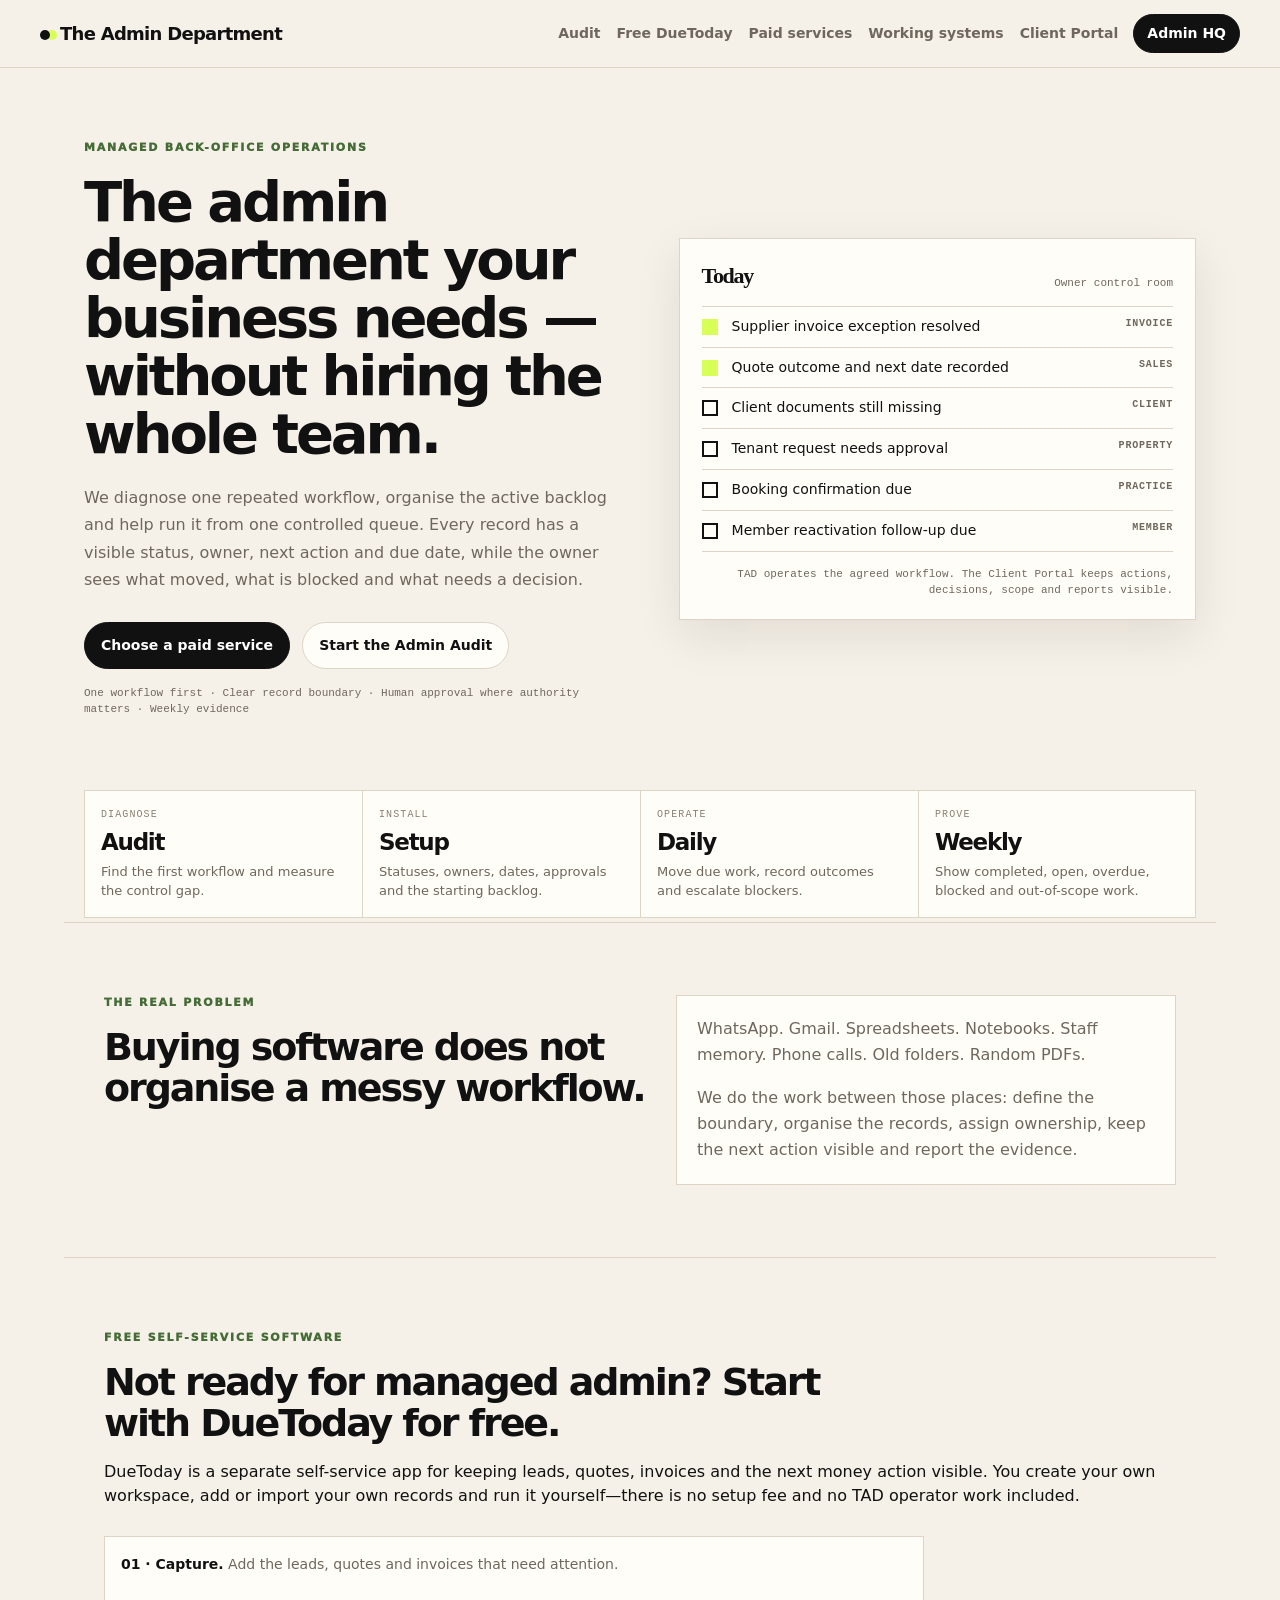
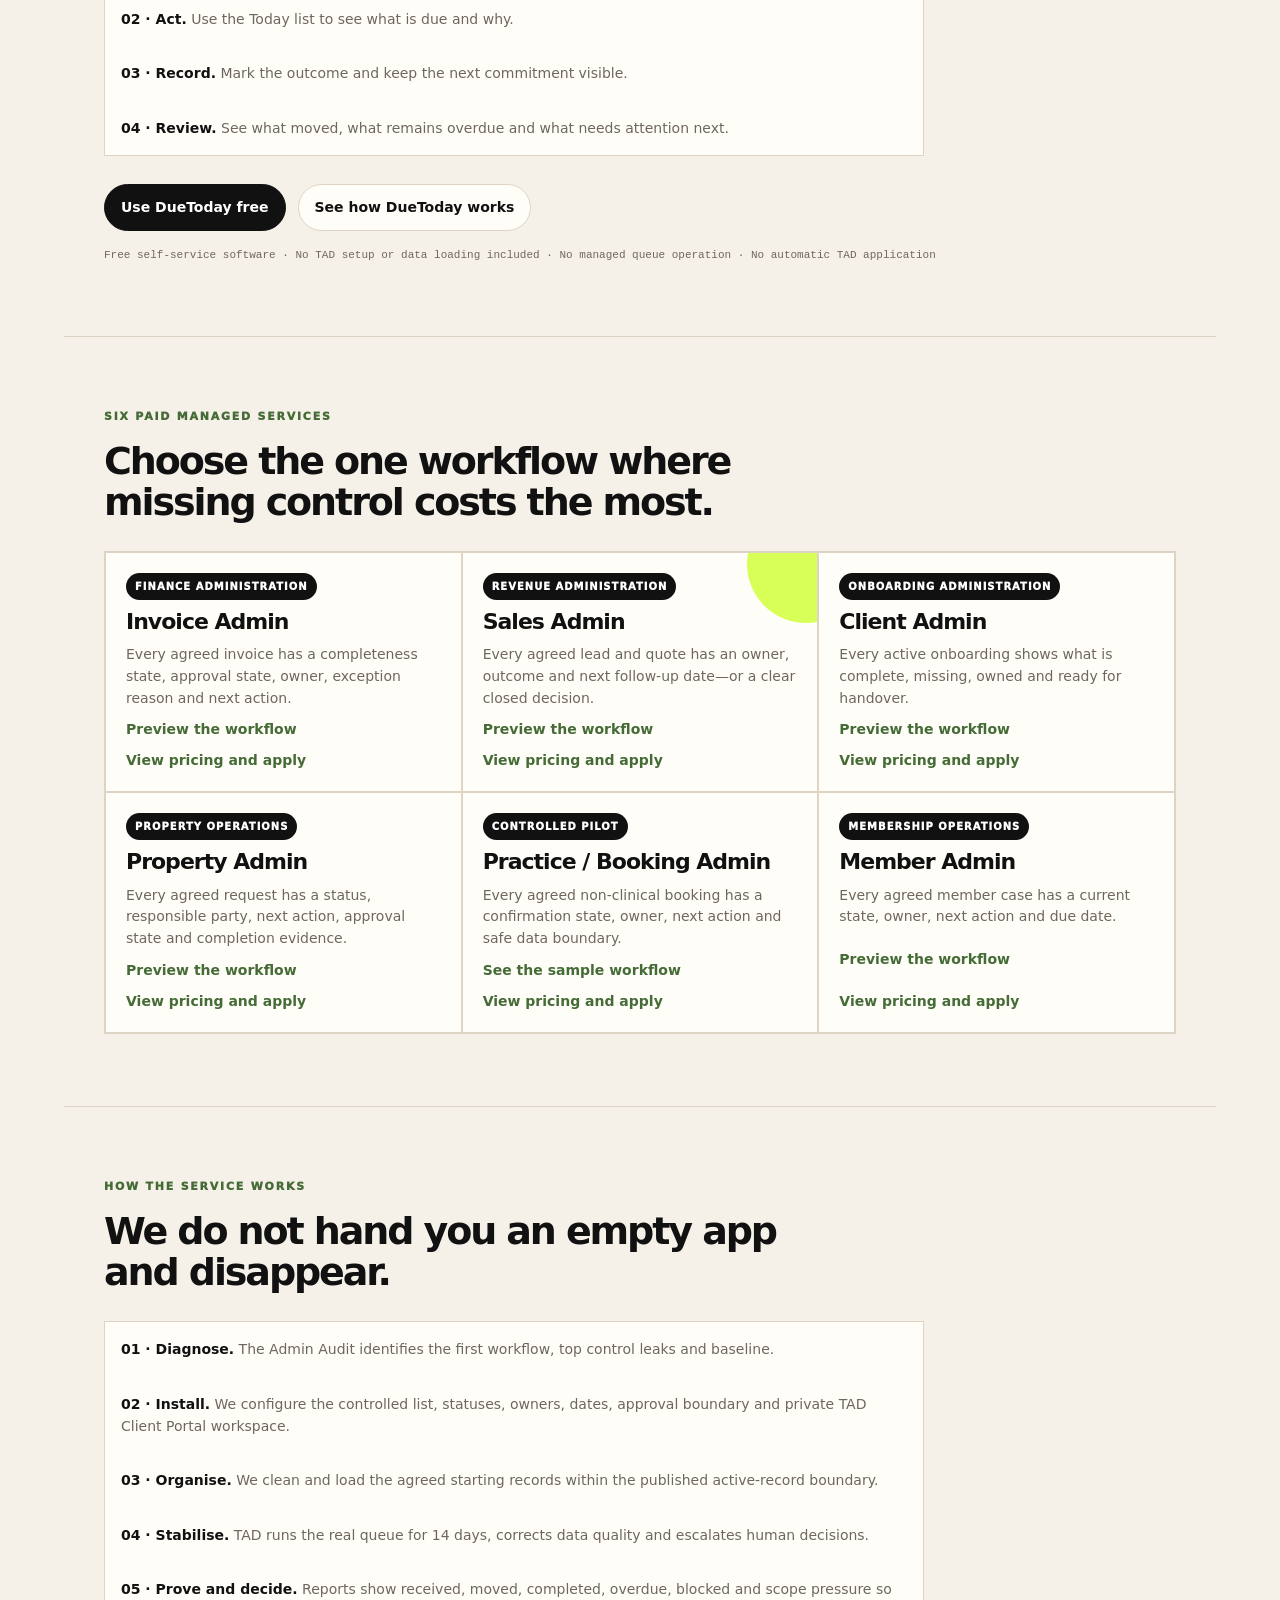
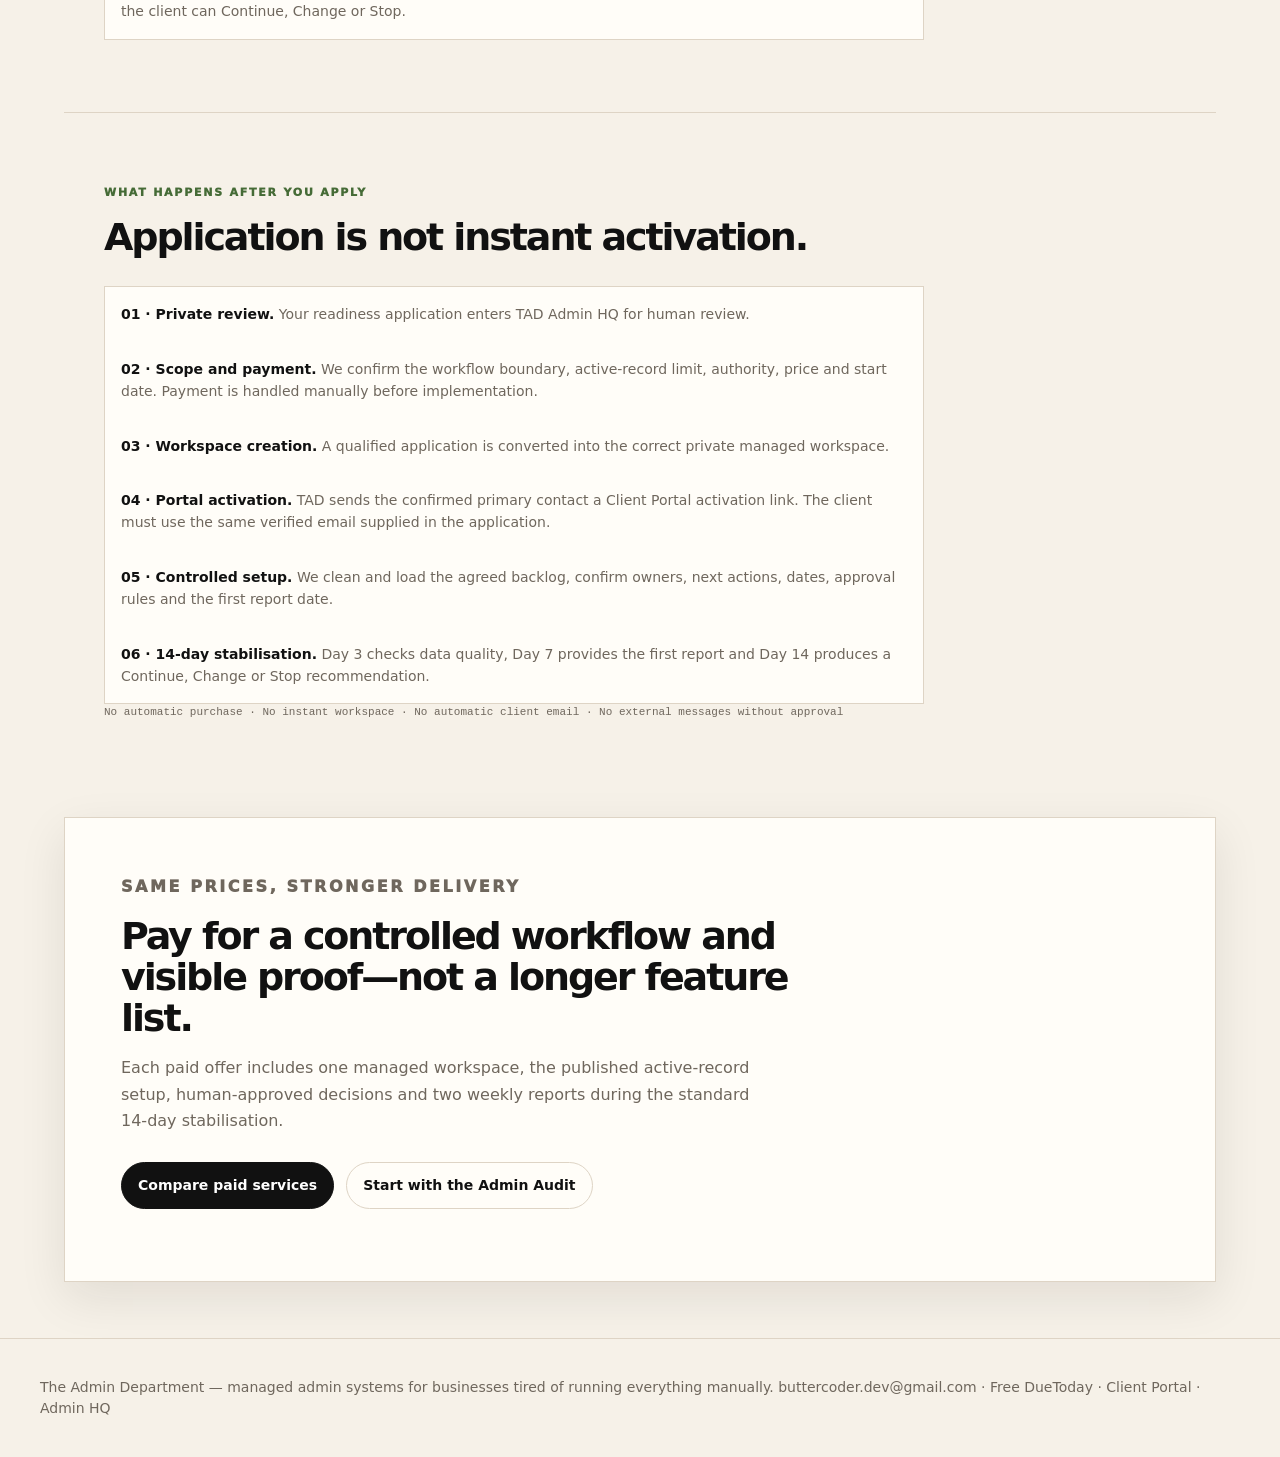
<file: index.html>
<!doctype html>
<html lang="en">
<head>
  <meta charset="utf-8" />
  <meta name="viewport" content="width=device-width, initial-scale=1, viewport-fit=cover" />
  <title>The Admin Department</title>
  <meta name="description" content="A managed admin service that installs and operates six controlled business workflows with clear owners, next actions, approvals and weekly proof." />
  <link rel="stylesheet" href="styles.css" />
</head>
<body>
  <header class="site-header"><a class="logo" href="index.html">The Admin Department</a><nav><a href="admin-audit.html">Audit</a><a href="#free-software">Free DueToday</a><a href="#departments">Paid services</a><a href="admin-systems.html">Working systems</a><a href="portal/">Client Portal</a><a class="nav-cta" href="ops/">Admin HQ</a></nav></header>
  <main>
    <section class="hero"><div class="hero-copy-wrap"><p class="eyebrow">Managed back-office operations</p><h1>The admin department your business needs — without hiring the whole team.</h1><p class="hero-copy">We diagnose one repeated workflow, organise the active backlog and help run it from one controlled queue. Every record has a visible status, owner, next action and due date, while the owner sees what moved, what is blocked and what needs a decision.</p><div class="hero-actions"><a class="button primary" href="#departments">Choose a paid service</a><a class="button secondary" href="admin-audit.html">Start the Admin Audit</a></div><p class="trust">One workflow first · Clear record boundary · Human approval where authority matters · Weekly evidence</p></div><aside class="today-card" aria-label="Managed operations preview"><div class="card-head"><span class="stamp">Today</span><span class="date">Owner control room</span></div><ul class="ruled"><li><span class="check done"></span><span>Supplier invoice exception resolved</span><strong>Invoice</strong></li><li><span class="check done"></span><span>Quote outcome and next date recorded</span><strong>Sales</strong></li><li><span class="check"></span><span>Client documents still missing</span><strong>Client</strong></li><li><span class="check"></span><span>Tenant request needs approval</span><strong>Property</strong></li><li><span class="check"></span><span>Booking confirmation due</span><strong>Practice</strong></li><li><span class="check"></span><span>Member reactivation follow-up due</span><strong>Member</strong></li></ul><p class="card-note">TAD operates the agreed workflow. The Client Portal keeps actions, decisions, scope and reports visible.</p></aside></section>
    <section class="proof-strip" aria-label="Managed service outcomes"><article><span>Diagnose</span><strong>Audit</strong><p>Find the first workflow and measure the control gap.</p></article><article><span>Install</span><strong>Setup</strong><p>Statuses, owners, dates, approvals and the starting backlog.</p></article><article><span>Operate</span><strong>Daily</strong><p>Move due work, record outcomes and escalate blockers.</p></article><article><span>Prove</span><strong>Weekly</strong><p>Show completed, open, overdue, blocked and out-of-scope work.</p></article></section>
    <section class="problem"><div><p class="eyebrow">The real problem</p><h2>Buying software does not organise a messy workflow.</h2></div><div class="problem-card"><p>WhatsApp. Gmail. Spreadsheets. Notebooks. Staff memory. Phone calls. Old folders. Random PDFs.</p><p>We do the work between those places: define the boundary, organise the records, assign ownership, keep the next action visible and report the evidence.</p></div></section>
    <section id="free-software" class="how"><p class="eyebrow">Free self-service software</p><h2>Not ready for managed admin? Start with DueToday for free.</h2><p>DueToday is a separate self-service app for keeping leads, quotes, invoices and the next money action visible. You create your own workspace, add or import your own records and run it yourself—there is no setup fee and no TAD operator work included.</p><ol><li><strong>01 · Capture.</strong> Add the leads, quotes and invoices that need attention.</li><li><strong>02 · Act.</strong> Use the Today list to see what is due and why.</li><li><strong>03 · Record.</strong> Mark the outcome and keep the next commitment visible.</li><li><strong>04 · Review.</strong> See what moved, what remains overdue and what needs attention next.</li></ol><div class="hero-actions"><a class="button primary" href="https://due-today-six.vercel.app/signup">Use DueToday free</a><a class="button secondary" href="https://due-today-six.vercel.app">See how DueToday works</a></div><p class="trust">Free self-service software · No TAD setup or data loading included · No managed queue operation · No automatic TAD application</p></section>
    <section id="departments" class="departments"><p class="eyebrow">Six paid managed services</p><h2>Choose the one workflow where missing control costs the most.</h2><div class="grid"><article><span>Finance administration</span><h3>Invoice Admin</h3><p>Every agreed invoice has a completeness state, approval state, owner, exception reason and next action.</p><a href="app/invoice-admin/?demo=1">Preview the workflow</a><a href="invoice-admin-service.html">View pricing and apply</a></article><article class="featured"><span>Revenue administration</span><h3>Sales Admin</h3><p>Every agreed lead and quote has an owner, outcome and next follow-up date—or a clear closed decision.</p><a href="app/sales-admin/?demo=1">Preview the workflow</a><a href="sales-admin-service.html">View pricing and apply</a></article><article><span>Onboarding administration</span><h3>Client Admin</h3><p>Every active onboarding shows what is complete, missing, owned and ready for handover.</p><a href="app/client-admin/?demo=1">Preview the workflow</a><a href="client-admin-service.html">View pricing and apply</a></article><article><span>Property operations</span><h3>Property Admin</h3><p>Every agreed request has a status, responsible party, next action, approval state and completion evidence.</p><a href="app/property-admin/?demo=1">Preview the workflow</a><a href="property-admin-service.html">View pricing and apply</a></article><article><span>Controlled pilot</span><h3>Practice / Booking Admin</h3><p>Every agreed non-clinical booking has a confirmation state, owner, next action and safe data boundary.</p><a href="app/practice-admin/?demo=1">See the sample workflow</a><a href="practice-admin-service.html">View pricing and apply</a></article><article><span>Membership operations</span><h3>Member Admin</h3><p>Every agreed member case has a current state, owner, next action and due date.</p><a href="app/member-admin/?demo=1">Preview the workflow</a><a href="member-admin-service.html">View pricing and apply</a></article></div></section>
    <section id="how" class="how"><p class="eyebrow">How the service works</p><h2>We do not hand you an empty app and disappear.</h2><ol><li><strong>01 · Diagnose.</strong> The Admin Audit identifies the first workflow, top control leaks and baseline.</li><li><strong>02 · Install.</strong> We configure the controlled list, statuses, owners, dates, approval boundary and private TAD Client Portal workspace.</li><li><strong>03 · Organise.</strong> We clean and load the agreed starting records within the published active-record boundary.</li><li><strong>04 · Stabilise.</strong> TAD runs the real queue for 14 days, corrects data quality and escalates human decisions.</li><li><strong>05 · Prove and decide.</strong> Reports show received, moved, completed, overdue, blocked and scope pressure so the client can Continue, Change or Stop.</li></ol></section>
    <section class="how"><p class="eyebrow">What happens after you apply</p><h2>Application is not instant activation.</h2><ol><li><strong>01 · Private review.</strong> Your readiness application enters TAD Admin HQ for human review.</li><li><strong>02 · Scope and payment.</strong> We confirm the workflow boundary, active-record limit, authority, price and start date. Payment is handled manually before implementation.</li><li><strong>03 · Workspace creation.</strong> A qualified application is converted into the correct private managed workspace.</li><li><strong>04 · Portal activation.</strong> TAD sends the confirmed primary contact a Client Portal activation link. The client must use the same verified email supplied in the application.</li><li><strong>05 · Controlled setup.</strong> We clean and load the agreed backlog, confirm owners, next actions, dates, approval rules and the first report date.</li><li><strong>06 · 14-day stabilisation.</strong> Day 3 checks data quality, Day 7 provides the first report and Day 14 produces a Continue, Change or Stop recommendation.</li></ol><p class="trust">No automatic purchase · No instant workspace · No automatic client email · No external messages without approval</p></section>
    <section id="audit" class="cta"><p class="eyebrow">Same prices, stronger delivery</p><h2>Pay for a controlled workflow and visible proof—not a longer feature list.</h2><p>Each paid offer includes one managed workspace, the published active-record setup, human-approved decisions and two weekly reports during the standard 14-day stabilisation.</p><div class="hero-actions"><a class="button primary" href="#departments">Compare paid services</a><a class="button secondary" href="admin-audit.html">Start with the Admin Audit</a></div></section>
  </main>
  <footer><p>The Admin Department — managed admin systems for businesses tired of running everything manually. <a href="mailto:buttercoder.dev@gmail.com">buttercoder.dev@gmail.com</a> · <a href="https://due-today-six.vercel.app/signup">Free DueToday</a> · <a href="portal/">Client Portal</a> · <a href="ops/">Admin HQ</a></p></footer>
  <!-- Legacy regression marker only; not rendered: TAD runs the workflow. DueToday keeps the actions visible. -->
</body>
</html>
</file>
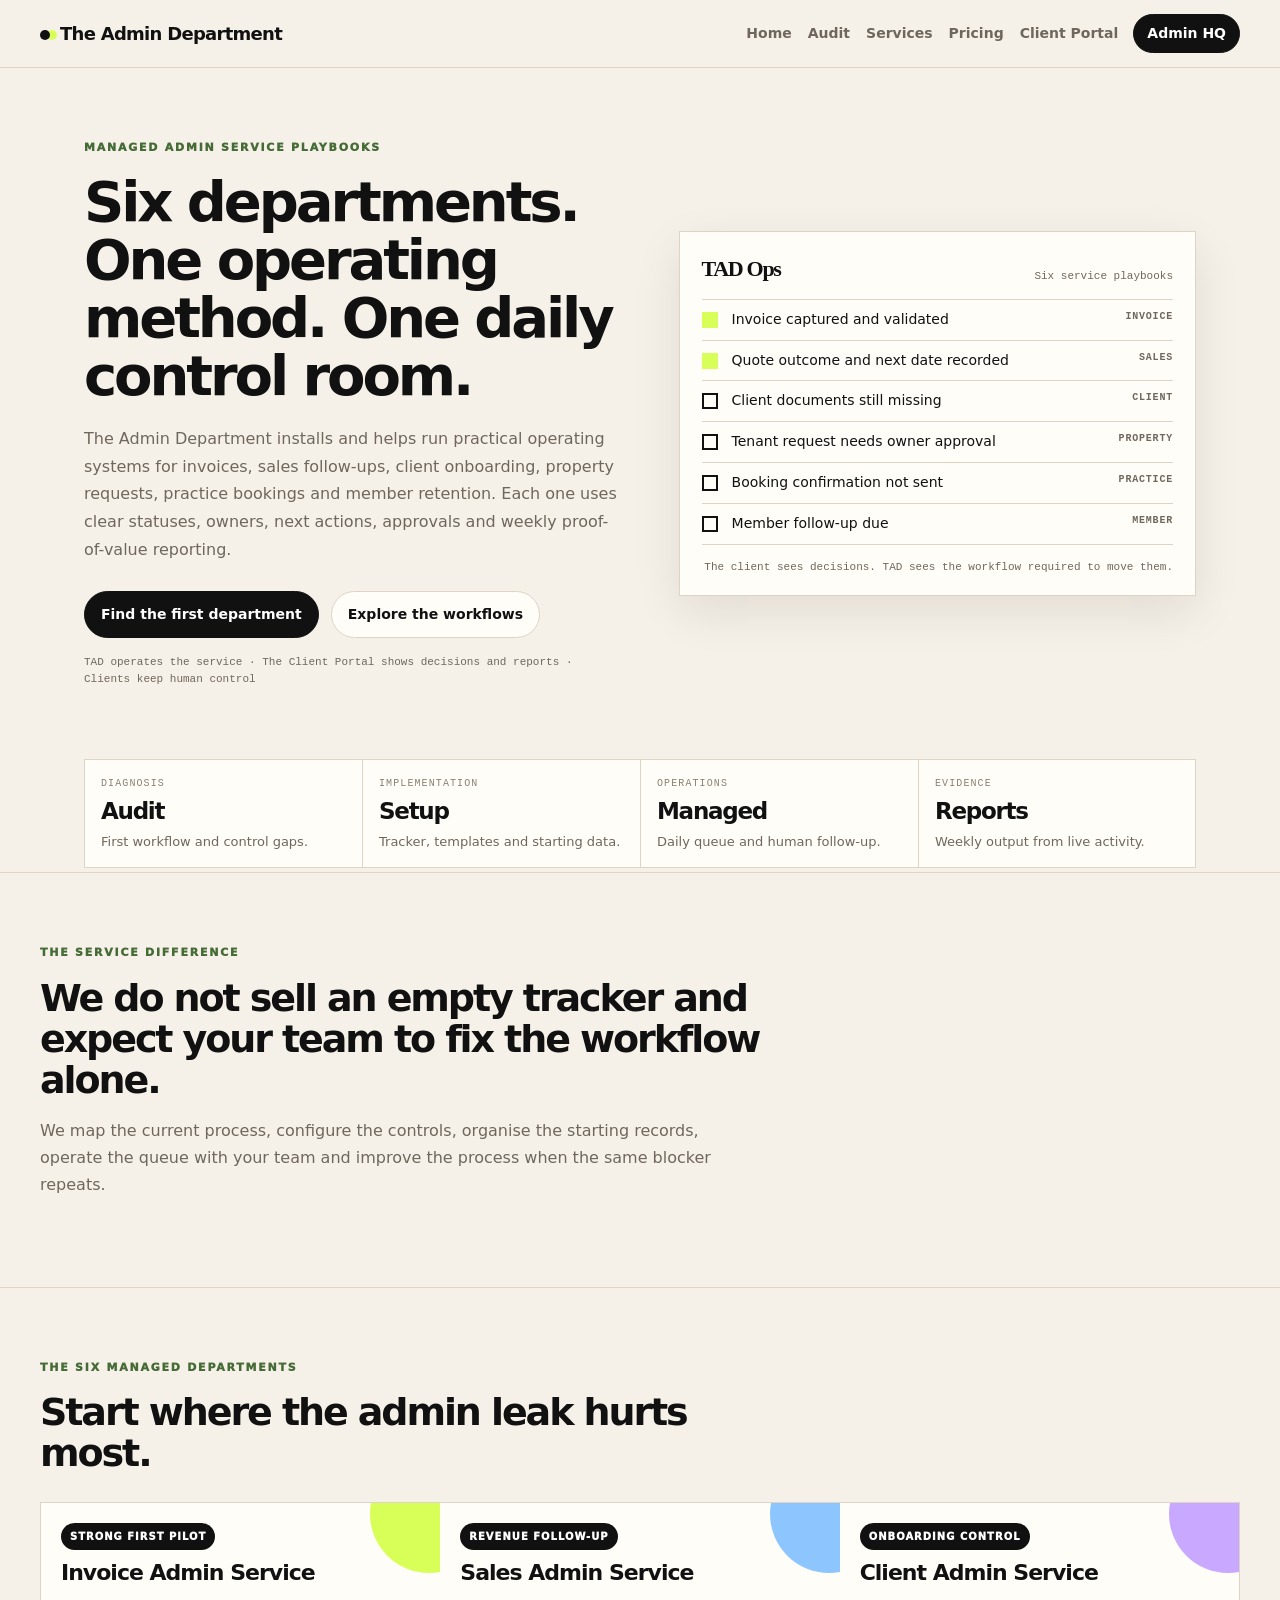
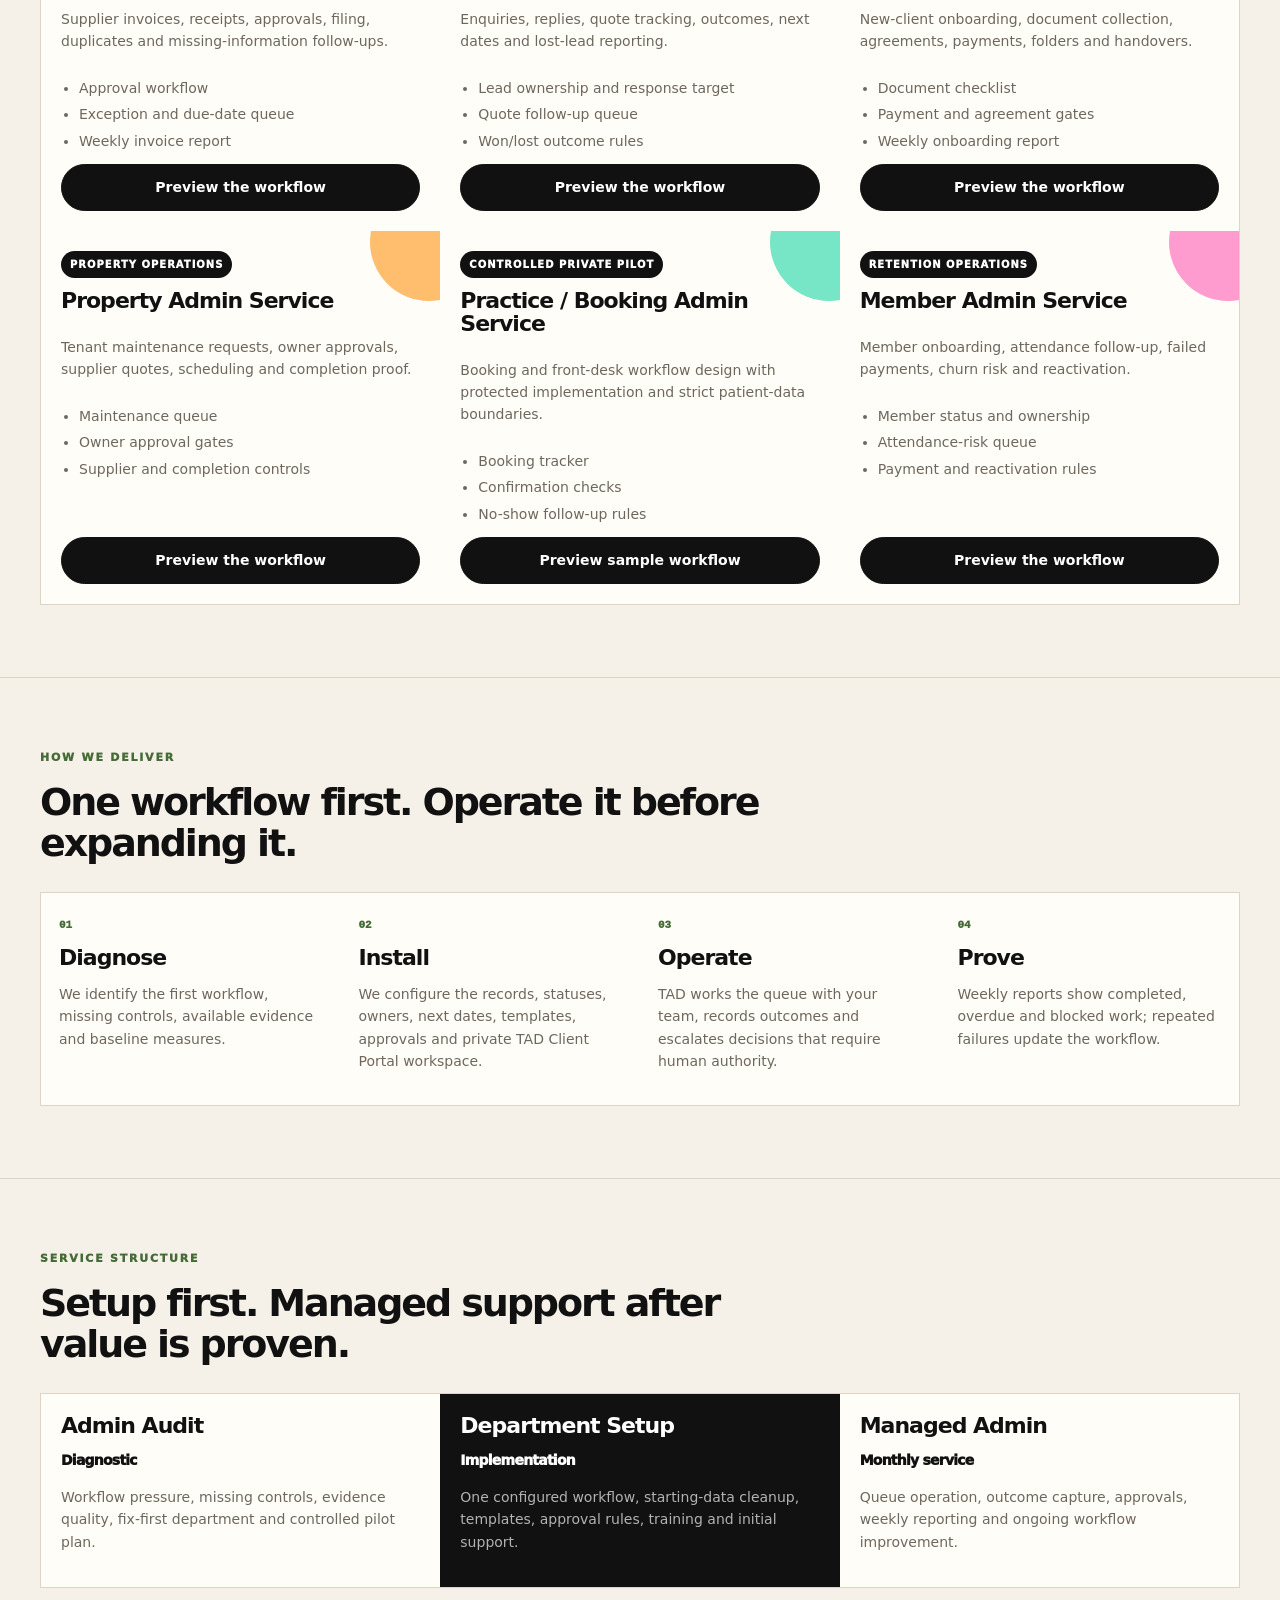
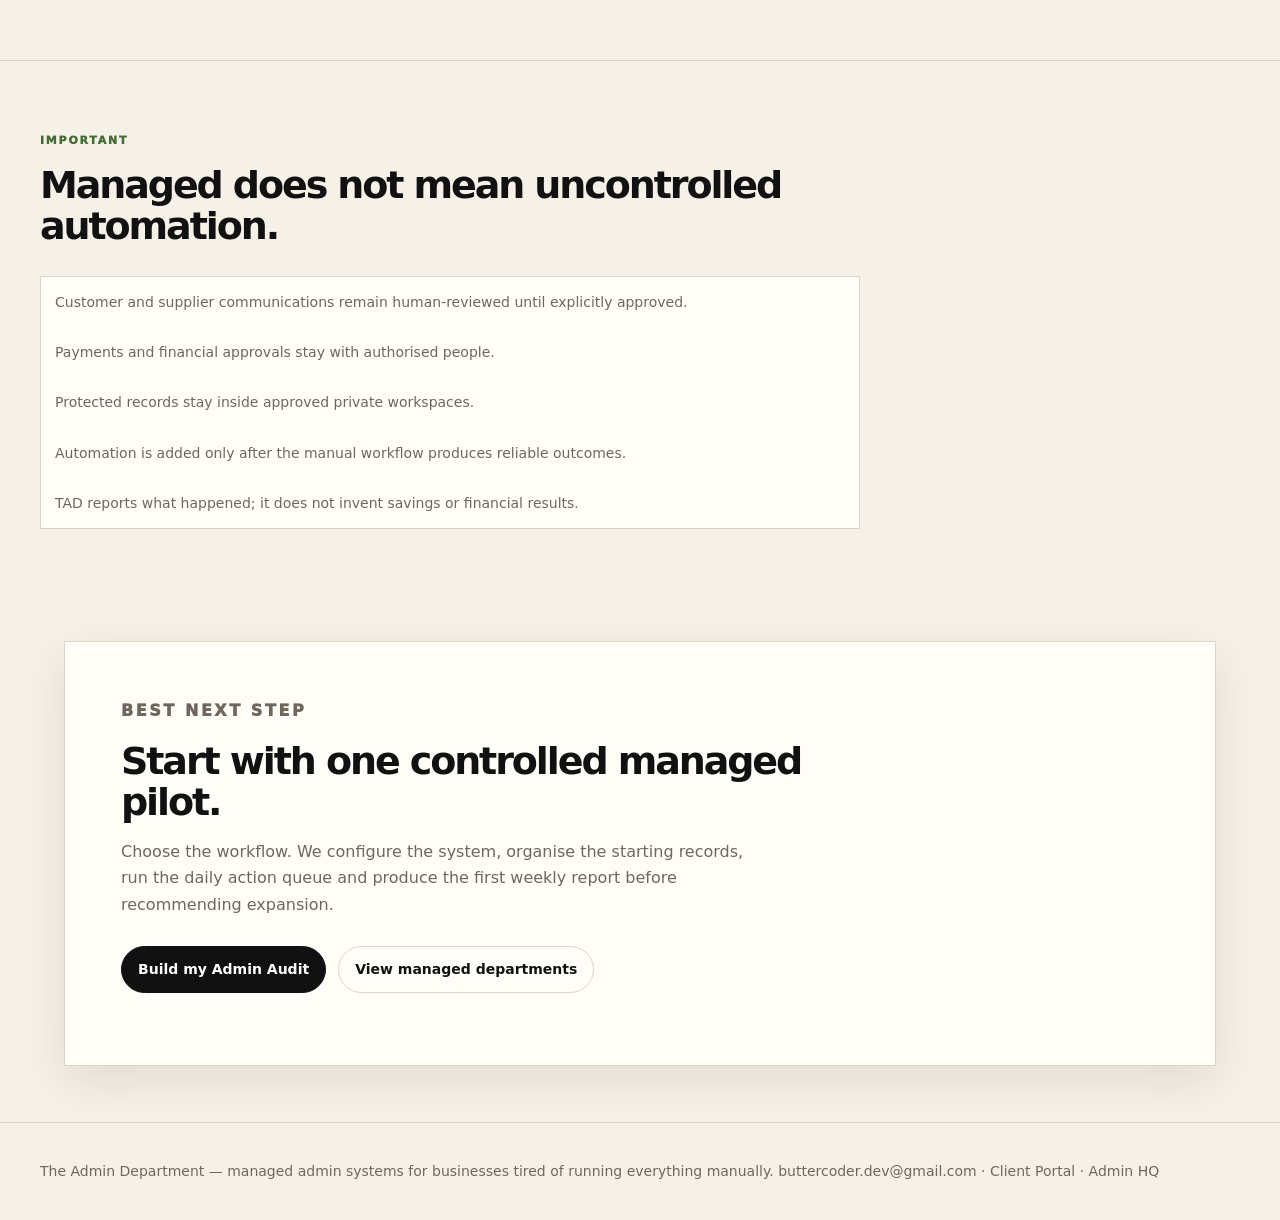
<file: admin-systems.html>
<!doctype html>
<html lang="en">
<head>
  <meta charset="utf-8" />
  <meta name="viewport" content="width=device-width, initial-scale=1, viewport-fit=cover" />
  <title>Managed Admin Systems — The Admin Department</title>
  <meta name="description" content="Six managed admin service playbooks delivered through one private TAD operating model." />
  <link rel="stylesheet" href="admin-systems.css" />
</head>
<body>
  <header class="site-header">
    <a class="logo" href="index.html">The Admin Department</a>
    <nav>
      <a href="index.html">Home</a>
      <a href="admin-audit.html">Audit</a>
      <a href="#systems">Services</a>
      <a href="#pricing">Pricing</a>
      <a href="portal/">Client Portal</a>
      <a class="nav-cta" href="ops/">Admin HQ</a>
    </nav>
  </header>

  <main>
    <section class="hero">
      <div class="hero-copy-wrap">
        <p class="eyebrow">Managed admin service playbooks</p>
        <h1>Six departments. One operating method. One daily control room.</h1>
        <p class="hero-copy">The Admin Department installs and helps run practical operating systems for invoices, sales follow-ups, client onboarding, property requests, practice bookings and member retention. Each one uses clear statuses, owners, next actions, approvals and weekly proof-of-value reporting.</p>
        <div class="hero-actions">
          <a class="button primary" href="admin-audit.html">Find the first department</a>
          <a class="button secondary" href="#systems">Explore the workflows</a>
        </div>
        <p class="trust">TAD operates the service · The Client Portal shows decisions and reports · Clients keep human control</p>
      </div>
      <aside class="today-card" aria-label="Managed Admin preview">
        <div class="card-head">
          <span class="stamp">TAD Ops</span>
          <span class="date">Six service playbooks</span>
        </div>
        <ul class="ruled">
          <li><span class="check done"></span><span>Invoice captured and validated</span><strong>Invoice</strong></li>
          <li><span class="check done"></span><span>Quote outcome and next date recorded</span><strong>Sales</strong></li>
          <li><span class="check"></span><span>Client documents still missing</span><strong>Client</strong></li>
          <li><span class="check"></span><span>Tenant request needs owner approval</span><strong>Property</strong></li>
          <li><span class="check"></span><span>Booking confirmation not sent</span><strong>Practice</strong></li>
          <li><span class="check"></span><span>Member follow-up due</span><strong>Member</strong></li>
        </ul>
        <p class="card-note">The client sees decisions. TAD sees the workflow required to move them.</p>
      </aside>
    </section>

    <section class="proof-strip" aria-label="Service components">
      <article><span>Diagnosis</span><strong>Audit</strong><p>First workflow and control gaps.</p></article>
      <article><span>Implementation</span><strong>Setup</strong><p>Tracker, templates and starting data.</p></article>
      <article><span>Operations</span><strong>Managed</strong><p>Daily queue and human follow-up.</p></article>
      <article><span>Evidence</span><strong>Reports</strong><p>Weekly output from live activity.</p></article>
    </section>

    <section class="problem">
      <p class="eyebrow">The service difference</p>
      <h2>We do not sell an empty tracker and expect your team to fix the workflow alone.</h2>
      <p>We map the current process, configure the controls, organise the starting records, operate the queue with your team and improve the process when the same blocker repeats.</p>
    </section>

    <section id="systems" class="systems">
      <p class="eyebrow">The six managed departments</p>
      <h2>Start where the admin leak hurts most.</h2>
      <div class="cards six-cards">
        <article class="card featured"><p class="tag">Strong first pilot</p><h3>Invoice Admin Service</h3><p>Supplier invoices, receipts, approvals, filing, duplicates and missing-information follow-ups.</p><ul><li>Approval workflow</li><li>Exception and due-date queue</li><li>Weekly invoice report</li></ul><div class="card-actions"><a class="button primary" href="app/invoice-admin/?demo=1">Preview the workflow</a></div></article>
        <article class="card sales-card"><p class="tag">Revenue follow-up</p><h3>Sales Admin Service</h3><p>Enquiries, replies, quote tracking, outcomes, next dates and lost-lead reporting.</p><ul><li>Lead ownership and response target</li><li>Quote follow-up queue</li><li>Won/lost outcome rules</li></ul><div class="card-actions"><a class="button primary" href="app/sales-admin/?demo=1">Preview the workflow</a></div></article>
        <article class="card client-card"><p class="tag">Onboarding control</p><h3>Client Admin Service</h3><p>New-client onboarding, document collection, agreements, payments, folders and handovers.</p><ul><li>Document checklist</li><li>Payment and agreement gates</li><li>Weekly onboarding report</li></ul><div class="card-actions"><a class="button primary" href="app/client-admin/?demo=1">Preview the workflow</a></div></article>
        <article class="card property-card"><p class="tag">Property operations</p><h3>Property Admin Service</h3><p>Tenant maintenance requests, owner approvals, supplier quotes, scheduling and completion proof.</p><ul><li>Maintenance queue</li><li>Owner approval gates</li><li>Supplier and completion controls</li></ul><div class="card-actions"><a class="button primary" href="app/property-admin/?demo=1">Preview the workflow</a></div></article>
        <article class="card practice-card"><p class="tag">Controlled private pilot</p><h3>Practice / Booking Admin Service</h3><p>Booking and front-desk workflow design with protected implementation and strict patient-data boundaries.</p><ul><li>Booking tracker</li><li>Confirmation checks</li><li>No-show follow-up rules</li></ul><div class="card-actions"><a class="button primary" href="app/practice-admin/?demo=1">Preview sample workflow</a></div></article>
        <article class="card member-card"><p class="tag">Retention operations</p><h3>Member Admin Service</h3><p>Member onboarding, attendance follow-up, failed payments, churn risk and reactivation.</p><ul><li>Member status and ownership</li><li>Attendance-risk queue</li><li>Payment and reactivation rules</li></ul><div class="card-actions"><a class="button primary" href="app/member-admin/?demo=1">Preview the workflow</a></div></article>
      </div>
    </section>

    <section class="how">
      <p class="eyebrow">How we deliver</p>
      <h2>One workflow first. Operate it before expanding it.</h2>
      <div class="steps">
        <article><strong>01</strong><h3>Diagnose</h3><p>We identify the first workflow, missing controls, available evidence and baseline measures.</p></article>
        <article><strong>02</strong><h3>Install</h3><p>We configure the records, statuses, owners, next dates, templates, approvals and private TAD Client Portal workspace.</p></article>
        <article><strong>03</strong><h3>Operate</h3><p>TAD works the queue with your team, records outcomes and escalates decisions that require human authority.</p></article>
        <article><strong>04</strong><h3>Prove</h3><p>Weekly reports show completed, overdue and blocked work; repeated failures update the workflow.</p></article>
      </div>
    </section>

    <section id="pricing" class="pricing">
      <p class="eyebrow">Service structure</p>
      <h2>Setup first. Managed support after value is proven.</h2>
      <div class="price-grid">
        <article><h3>Admin Audit</h3><p class="price">Diagnostic</p><p>Workflow pressure, missing controls, evidence quality, fix-first department and controlled pilot plan.</p></article>
        <article class="featured-price"><h3>Department Setup</h3><p class="price">Implementation</p><p>One configured workflow, starting-data cleanup, templates, approval rules, training and initial support.</p></article>
        <article><h3>Managed Admin</h3><p class="price">Monthly service</p><p>Queue operation, outcome capture, approvals, weekly reporting and ongoing workflow improvement.</p></article>
      </div>
    </section>

    <section class="guardrails">
      <p class="eyebrow">Important</p>
      <h2>Managed does not mean uncontrolled automation.</h2>
      <ul><li>Customer and supplier communications remain human-reviewed until explicitly approved.</li><li>Payments and financial approvals stay with authorised people.</li><li>Protected records stay inside approved private workspaces.</li><li>Automation is added only after the manual workflow produces reliable outcomes.</li><li>TAD reports what happened; it does not invent savings or financial results.</li></ul>
    </section>

    <section id="pilot" class="cta">
      <p class="eyebrow">Best next step</p>
      <h2>Start with one controlled managed pilot.</h2>
      <p>Choose the workflow. We configure the system, organise the starting records, run the daily action queue and produce the first weekly report before recommending expansion.</p>
      <div class="hero-actions"><a class="button primary" href="admin-audit.html">Build my Admin Audit</a><a class="button secondary" href="index.html#departments">View managed departments</a></div>
    </section>
  </main>

  <footer>
    <p>The Admin Department — managed admin systems for businesses tired of running everything manually. <a href="mailto:buttercoder.dev@gmail.com">buttercoder.dev@gmail.com</a> · <a href="portal/">Client Portal</a> · <a href="ops/">Admin HQ</a></p>
  </footer>
</body>
</html>
</file>
<file: styles.css>
:root{
  --paper:#f6f1e8;
  --card:#fffdf8;
  --ink:#111;
  --faint:#6f675d;
  --muted:#8a8174;
  --rule:#ded4c5;
  --ledger:#d8ff57;
  --blue:#8dc6ff;
  --purple:#c9a8ff;
  --shadow:0 16px 45px rgba(26,20,12,.09);
}
*{box-sizing:border-box}
html{scroll-behavior:smooth}
body{margin:0;font-family:Inter,ui-sans-serif,system-ui,-apple-system,BlinkMacSystemFont,"Segoe UI",sans-serif;background:var(--paper);color:var(--ink);line-height:1.5;-webkit-font-smoothing:antialiased;text-rendering:optimizeLegibility}
a{color:inherit;text-decoration:none}
.site-header{position:sticky;top:0;z-index:10;background:rgba(246,241,232,.9);backdrop-filter:blur(14px);border-bottom:1px solid var(--rule);display:flex;justify-content:space-between;align-items:center;padding:14px clamp(20px,4vw,40px)}
.logo{font-weight:900;letter-spacing:-.04em;font-size:18px}.logo:before{content:"";display:inline-block;width:10px;height:10px;border-radius:50%;background:#111;box-shadow:7px 0 0 var(--ledger);margin-right:10px}
nav{display:flex;gap:14px;align-items:center}nav a{color:var(--faint);font-size:14px;font-weight:700;border:1px solid transparent;border-radius:999px;padding:7px 0;transition:.18s ease}nav a:hover{color:var(--ink)}.nav-cta{background:#111!important;color:#fff!important;border-color:#111!important;padding:8px 13px!important}
.hero{max-width:1152px;margin:0 auto;padding:clamp(48px,6.2vw,72px) 20px;display:grid;grid-template-columns:minmax(0,1.02fr) minmax(300px,.98fr);gap:clamp(32px,5vw,56px);align-items:center}
.eyebrow{margin:0 0 16px;color:#456b36;text-transform:uppercase;font-size:11px;letter-spacing:.16em;font-weight:950}
h1,h2,h3{margin:0;letter-spacing:-.055em;line-height:1.04}
h1{font-size:clamp(38px,5vw,56px);max-width:670px}
h2{font-size:clamp(28px,3.4vw,38px);max-width:720px;line-height:1.08}
h3{font-size:22px;letter-spacing:-.045em;line-height:1.1}
.hero-copy{font-size:16px;max-width:590px;color:var(--faint);margin:20px 0 0;line-height:1.72}.hero-actions{display:flex;flex-wrap:wrap;gap:12px;margin:28px 0 16px}.button{display:inline-flex;align-items:center;justify-content:center;padding:12px 16px;border-radius:999px;font-size:14px;font-weight:850;border:1px solid var(--rule);transition:transform .18s ease,box-shadow .18s ease,border-color .18s ease}.button:hover{transform:translateY(-1px);box-shadow:0 10px 24px rgba(17,17,17,.09);border-color:#cbbfac}.button.primary{background:#111;color:#fff;border-color:#111}.button.secondary{background:var(--card)}.trust{color:var(--faint);font-size:11px;margin:0;font-family:ui-monospace,SFMono-Regular,Menlo,monospace}.today-card{background:var(--card);border:1px solid var(--rule);box-shadow:var(--shadow);padding:20px 22px}.card-head{display:flex;align-items:end;justify-content:space-between;gap:16px;margin-bottom:14px}.stamp{font-family:Georgia,serif;font-weight:900;font-size:22px;letter-spacing:-.06em}.date{font-family:ui-monospace,SFMono-Regular,Menlo,monospace;font-size:11px;color:var(--faint);text-align:right}.ruled{list-style:none;margin:0;padding:0}.ruled li{display:grid;grid-template-columns:18px 1fr auto;gap:12px;align-items:start;padding:10px 0;border-top:1px solid var(--rule);font-size:14px;line-height:1.42}.ruled li:last-child{border-bottom:1px solid var(--rule)}.check{width:16px;height:16px;border:2px solid var(--ink);margin-top:2px}.check.done{background:var(--ledger);border-color:var(--ledger)}.ruled strong{font-family:ui-monospace,SFMono-Regular,Menlo,monospace;color:var(--faint);font-size:10px;text-transform:uppercase;letter-spacing:.08em}.card-note{font-family:ui-monospace,SFMono-Regular,Menlo,monospace;text-align:right;color:var(--faint);font-size:11px;margin:14px 0 0}.proof-strip{max-width:1152px;margin:0 auto;padding:0 20px 4px;display:grid;grid-template-columns:repeat(4,1fr);gap:0}.proof-strip article{background:var(--card);border:1px solid var(--rule);border-right:0;padding:16px}.proof-strip article:last-child{border-right:1px solid var(--rule)}.proof-strip span{display:block;font-family:ui-monospace,SFMono-Regular,Menlo,monospace;color:var(--muted);font-size:10px;text-transform:uppercase;letter-spacing:.11em}.proof-strip strong{display:block;font-size:23px;letter-spacing:-.055em;margin-top:3px}.proof-strip p{margin:4px 0 0;color:var(--faint);font-size:13px;line-height:1.45}section{padding:clamp(48px,6vw,72px) clamp(20px,4vw,40px)}.problem,.departments,.how{border-top:1px solid var(--rule)}.problem{display:grid;grid-template-columns:minmax(0,1fr) minmax(280px,500px);gap:28px;max-width:1152px;margin:0 auto}.problem-card,.grid article,.cta{background:var(--card);border:1px solid var(--rule)}.problem-card{padding:20px;font-size:16px;color:var(--faint);line-height:1.65}.problem-card p{margin-top:0}.problem-card p:last-child{margin-bottom:0}.departments,.how{max-width:1152px;margin:0 auto}.grid{margin-top:28px;display:grid;grid-template-columns:repeat(3,minmax(0,1fr));gap:0;border:1px solid var(--rule);background:var(--rule)}.grid article{padding:20px;display:flex;min-height:218px;flex-direction:column;gap:10px;position:relative;overflow:hidden}.grid article.featured:before{content:"";position:absolute;right:-48px;top:-48px;width:118px;height:118px;border-radius:50%;background:var(--ledger)}.grid article span{align-self:flex-start;background:#111;color:#fff;border-radius:999px;padding:6px 9px;font-size:10px;font-weight:950;text-transform:uppercase;letter-spacing:.1em;position:relative;z-index:1}.grid article p{color:var(--faint);margin:0;font-size:14px;line-height:1.55}.grid article a{margin-top:auto;font-weight:900;color:#456b36;font-size:14px;position:relative;z-index:1}.how ol{margin:28px 0 0;padding:0;list-style:none;max-width:820px;display:grid;gap:0;border:1px solid var(--rule);background:var(--rule)}.how li{background:var(--card);padding:16px;color:var(--faint);font-size:14px;line-height:1.6}.how li strong{color:var(--ink)}.cta{max-width:1152px;margin:24px auto 56px;padding:clamp(34px,5vw,56px);box-shadow:var(--shadow)}.cta p{max-width:650px;color:var(--faint);font-size:16px;line-height:1.65}footer{padding:24px clamp(20px,4vw,40px);color:var(--faint);border-top:1px solid var(--rule);font-size:14px}
@media(max-width:980px){.hero,.problem{grid-template-columns:1fr}.proof-strip{grid-template-columns:1fr 1fr}.proof-strip article:nth-child(2){border-right:1px solid var(--rule)}.grid{grid-template-columns:1fr}.grid article{min-height:auto;border-bottom:1px solid var(--rule)}.grid article:last-child{border-bottom:0}}
@media(max-width:760px){nav a:not(.nav-cta){display:none}.site-header{padding:12px 16px}.hero{padding-top:44px}.hero h1{font-size:40px}.today-card{padding:18px}.ruled li{grid-template-columns:18px 1fr;gap:10px}.ruled strong{grid-column:2}.proof-strip{grid-template-columns:1fr}.proof-strip article{border-right:1px solid var(--rule);border-bottom:0}section{padding:48px 16px}.hero-actions .button{width:100%}.cta{margin:16px 16px 48px;padding:26px 18px}h2{font-size:32px}.grid,.how ol{border-left:1px solid var(--rule);border-right:1px solid var(--rule)}}
</file>
<file: admin-systems.css>
:root{
  --paper:#f6f1e8;
  --card:#fffdf8;
  --ink:#111;
  --faint:#6f675d;
  --muted:#8a8174;
  --rule:#ded4c5;
  --ledger:#d8ff57;
  --blue:#8dc6ff;
  --purple:#c9a8ff;
  --shadow:0 16px 45px rgba(26,20,12,.09);
}
*{box-sizing:border-box}
html{scroll-behavior:smooth}
body{margin:0;font-family:Inter,ui-sans-serif,system-ui,-apple-system,BlinkMacSystemFont,"Segoe UI",sans-serif;background:var(--paper);color:var(--ink);line-height:1.5;-webkit-font-smoothing:antialiased;text-rendering:optimizeLegibility}
a{color:inherit;text-decoration:none}.site-header{position:sticky;top:0;z-index:10;background:rgba(246,241,232,.9);backdrop-filter:blur(14px);border-bottom:1px solid var(--rule);display:flex;justify-content:space-between;align-items:center;padding:14px clamp(20px,4vw,40px)}.logo{font-weight:900;letter-spacing:-.04em;font-size:18px}.logo:before{content:"";display:inline-block;width:10px;height:10px;border-radius:50%;background:#111;box-shadow:7px 0 0 var(--ledger);margin-right:10px}nav{display:flex;gap:14px;align-items:center}nav a{color:var(--faint);font-size:14px;font-weight:700;border:1px solid transparent;border-radius:999px;padding:7px 0;transition:.18s ease}nav a:hover{color:var(--ink)}.nav-cta{background:#111!important;color:#fff!important;border-color:#111!important;padding:8px 13px!important}.hero{max-width:1152px;margin:0 auto;padding:clamp(48px,6.2vw,72px) 20px;display:grid;grid-template-columns:minmax(0,1.02fr) minmax(300px,.98fr);gap:clamp(32px,5vw,56px);align-items:center}.eyebrow{margin:0 0 16px;color:#456b36;text-transform:uppercase;font-size:11px;letter-spacing:.16em;font-weight:950}.hero h1{font-size:clamp(38px,5vw,56px);max-width:690px;letter-spacing:-.055em;line-height:1.04}.hero-copy{font-size:16px;max-width:620px;color:var(--faint);margin:20px 0 0;line-height:1.72}.hero-actions{display:flex;flex-wrap:wrap;gap:12px;margin:28px 0 16px}.button{display:inline-flex;align-items:center;justify-content:center;padding:12px 16px;border-radius:999px;font-size:14px;font-weight:850;border:1px solid var(--rule);transition:transform .18s ease,box-shadow .18s ease,border-color .18s ease}.button:hover{transform:translateY(-1px);box-shadow:0 10px 24px rgba(17,17,17,.09);border-color:#cbbfac}.button.primary{background:#111;color:#fff;border-color:#111}.button.secondary{background:var(--card)}.trust{color:var(--faint);font-size:11px;margin:0;font-family:ui-monospace,SFMono-Regular,Menlo,monospace}.today-card{background:var(--card);border:1px solid var(--rule);box-shadow:var(--shadow);padding:20px 22px;border-radius:0}.card-head{display:flex;align-items:end;justify-content:space-between;gap:16px;margin-bottom:14px}.stamp{font-family:Georgia,serif;font-weight:900;font-size:22px;letter-spacing:-.06em}.date{font-family:ui-monospace,SFMono-Regular,Menlo,monospace;font-size:11px;color:var(--faint);text-align:right}.ruled{list-style:none;margin:0;padding:0}.ruled li{display:grid;grid-template-columns:18px 1fr auto;gap:12px;align-items:start;padding:10px 0;border-top:1px solid var(--rule);font-size:14px;line-height:1.42}.ruled li:last-child{border-bottom:1px solid var(--rule)}.check{width:16px;height:16px;border:2px solid var(--ink);margin-top:2px}.check.done{background:var(--ledger);border-color:var(--ledger)}.ruled strong{font-family:ui-monospace,SFMono-Regular,Menlo,monospace;color:var(--faint);font-size:10px;text-transform:uppercase;letter-spacing:.08em}.card-note{font-family:ui-monospace,SFMono-Regular,Menlo,monospace;text-align:right;color:var(--faint);font-size:11px;margin:14px 0 0}.proof-strip{max-width:1152px;margin:0 auto 4px;padding:0 20px;display:grid;grid-template-columns:repeat(4,1fr);gap:0}.proof-strip article{background:var(--card);border:1px solid var(--rule);border-right:0;padding:16px}.proof-strip article:last-child{border-right:1px solid var(--rule)}.proof-strip span{display:block;font-family:ui-monospace,SFMono-Regular,Menlo,monospace;color:var(--muted);font-size:10px;text-transform:uppercase;letter-spacing:.11em}.proof-strip strong{display:block;font-size:23px;letter-spacing:-.055em;margin-top:3px}.proof-strip p{margin:4px 0 0;color:var(--faint);font-size:13px;line-height:1.45}section{padding:clamp(48px,6vw,72px) clamp(20px,4vw,40px)}.problem,.systems,.how,.pricing,.guardrails{border-top:1px solid var(--rule)}h1,h2,h3{margin:0;letter-spacing:-.055em;line-height:1.06}h2{font-size:clamp(28px,3.4vw,38px);max-width:760px;line-height:1.08}h3{font-size:22px;letter-spacing:-.045em}.problem p:not(.eyebrow){max-width:720px;color:var(--faint);font-size:16px;line-height:1.7}.cards{margin-top:28px;display:grid;grid-template-columns:repeat(3,minmax(0,1fr));gap:0;border:1px solid var(--rule);background:var(--rule)}.card,.steps article,.price-grid article,.cta{background:var(--card)}.card{position:relative;overflow:hidden;padding:20px;display:flex;flex-direction:column;gap:11px;min-height:320px}.card.featured:before,.sales-card:before,.client-card:before,.property-card:before,.practice-card:before,.member-card:before{content:"";position:absolute;right:-48px;top:-48px;width:118px;height:118px;border-radius:50%;background:var(--ledger)}.sales-card:before{background:var(--blue)}.client-card:before{background:var(--purple)}.property-card:before{background:#ffbd6e}.practice-card:before{background:#77e6c6}.member-card:before{background:#ff9ccf}.tag{align-self:flex-start;background:#111;color:#fff;border-radius:999px;padding:6px 9px;font-size:10px;font-weight:950;margin:0;text-transform:uppercase;letter-spacing:.1em;position:relative;z-index:1}.card p:not(.tag),.card li{color:var(--faint);font-size:14px;line-height:1.55}.card ul{padding-left:18px;margin:0;display:grid;gap:5px}.card-actions{margin-top:auto;display:grid;gap:10px;position:relative;z-index:1}.card-actions .button{width:100%}.text-link{font-weight:900;color:var(--faint);font-size:14px;text-align:center}.text-link:hover{color:var(--ink)}.steps{margin-top:28px;display:grid;grid-template-columns:repeat(4,minmax(0,1fr));gap:0;border:1px solid var(--rule);background:var(--rule)}.steps article{padding:18px}.steps strong{display:inline-flex;margin-bottom:12px;font-family:ui-monospace,SFMono-Regular,Menlo,monospace;color:#456b36;font-size:11px;font-weight:950}.steps p,.price-grid p,.guardrails li,.cta p{color:var(--faint);font-size:14px;line-height:1.6}.price-grid{margin-top:28px;display:grid;grid-template-columns:repeat(3,minmax(0,1fr));gap:0;border:1px solid var(--rule);background:var(--rule)}.price-grid article{padding:20px}.featured-price{background:#111!important;color:#fff}.featured-price p{color:rgba(255,255,255,.68)!important}.featured-price .price{color:#fff!important}.price{font-size:clamp(24px,2.4vw,30px);font-weight:950;color:var(--ink)!important;letter-spacing:-.055em;margin:12px 0 8px}.guardrails ul{margin-top:28px;padding:0;list-style:none;max-width:820px;display:grid;gap:0;border:1px solid var(--rule);background:var(--rule)}.guardrails li{background:var(--card);padding:14px;border:0}.cta{max-width:1152px;margin:24px auto 56px;padding:clamp(34px,5vw,56px);border:1px solid var(--rule);box-shadow:var(--shadow)}.cta p{max-width:650px;font-size:16px;line-height:1.65}footer{padding:24px clamp(20px,4vw,40px);color:var(--faint);border-top:1px solid var(--rule);font-size:14px}
@media(max-width:980px){.hero{grid-template-columns:1fr}.proof-strip{grid-template-columns:1fr 1fr}.proof-strip article:nth-child(2){border-right:1px solid var(--rule)}.cards,.steps,.price-grid{grid-template-columns:1fr}.card{min-height:auto}.site-header{align-items:center}.steps article,.price-grid article,.card{border-bottom:1px solid var(--rule)}.steps article:last-child,.price-grid article:last-child,.card:last-child{border-bottom:0}}
@media(max-width:760px){nav a:not(.nav-cta){display:none}.site-header{padding:12px 16px}.hero{padding-top:44px}.hero h1{font-size:40px}.today-card{padding:18px}.ruled li{grid-template-columns:18px 1fr;gap:10px}.ruled strong{grid-column:2}.proof-strip{grid-template-columns:1fr}.proof-strip article{border-right:1px solid var(--rule);border-bottom:0}section{padding:48px 16px}.hero-actions .button{width:100%}.cta{margin:16px 16px 48px;padding:26px 18px}h2{font-size:32px}.cards,.steps,.price-grid,.guardrails ul{border-left:1px solid var(--rule);border-right:1px solid var(--rule)}}
</file>
